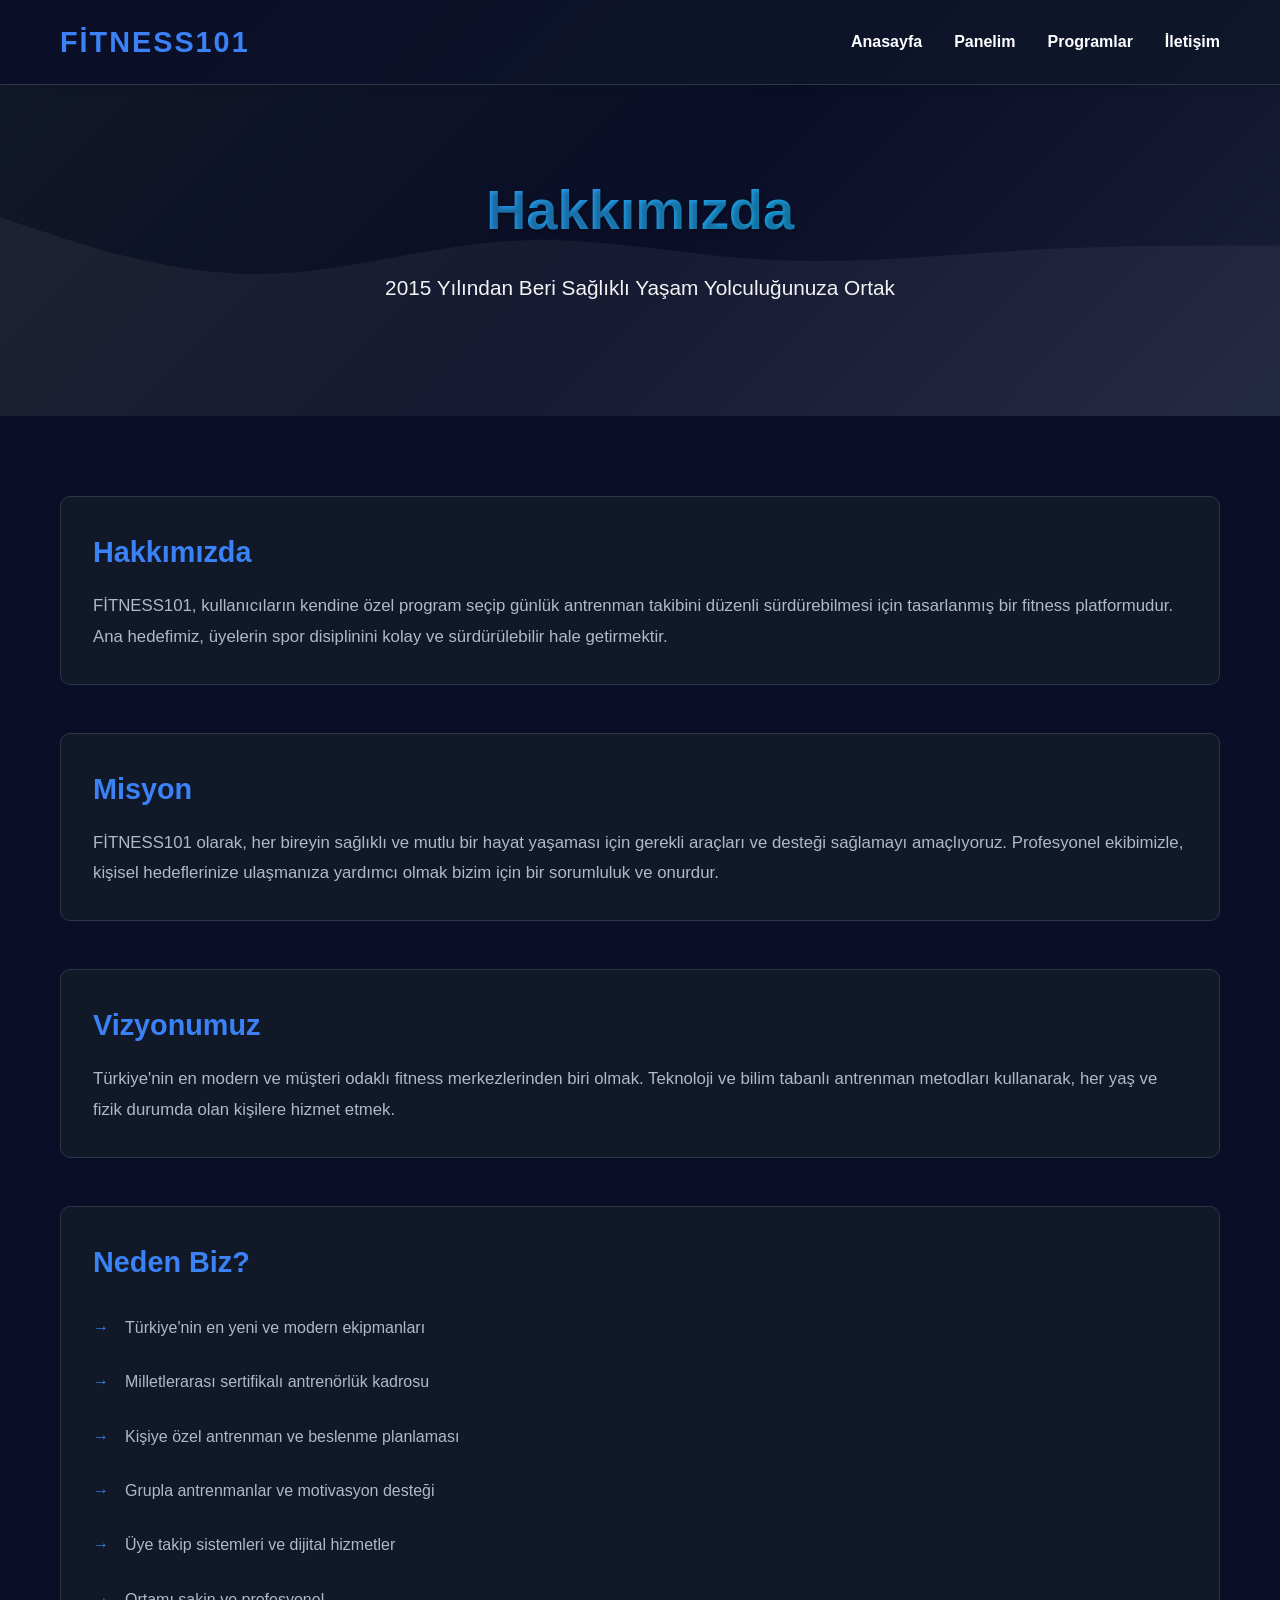
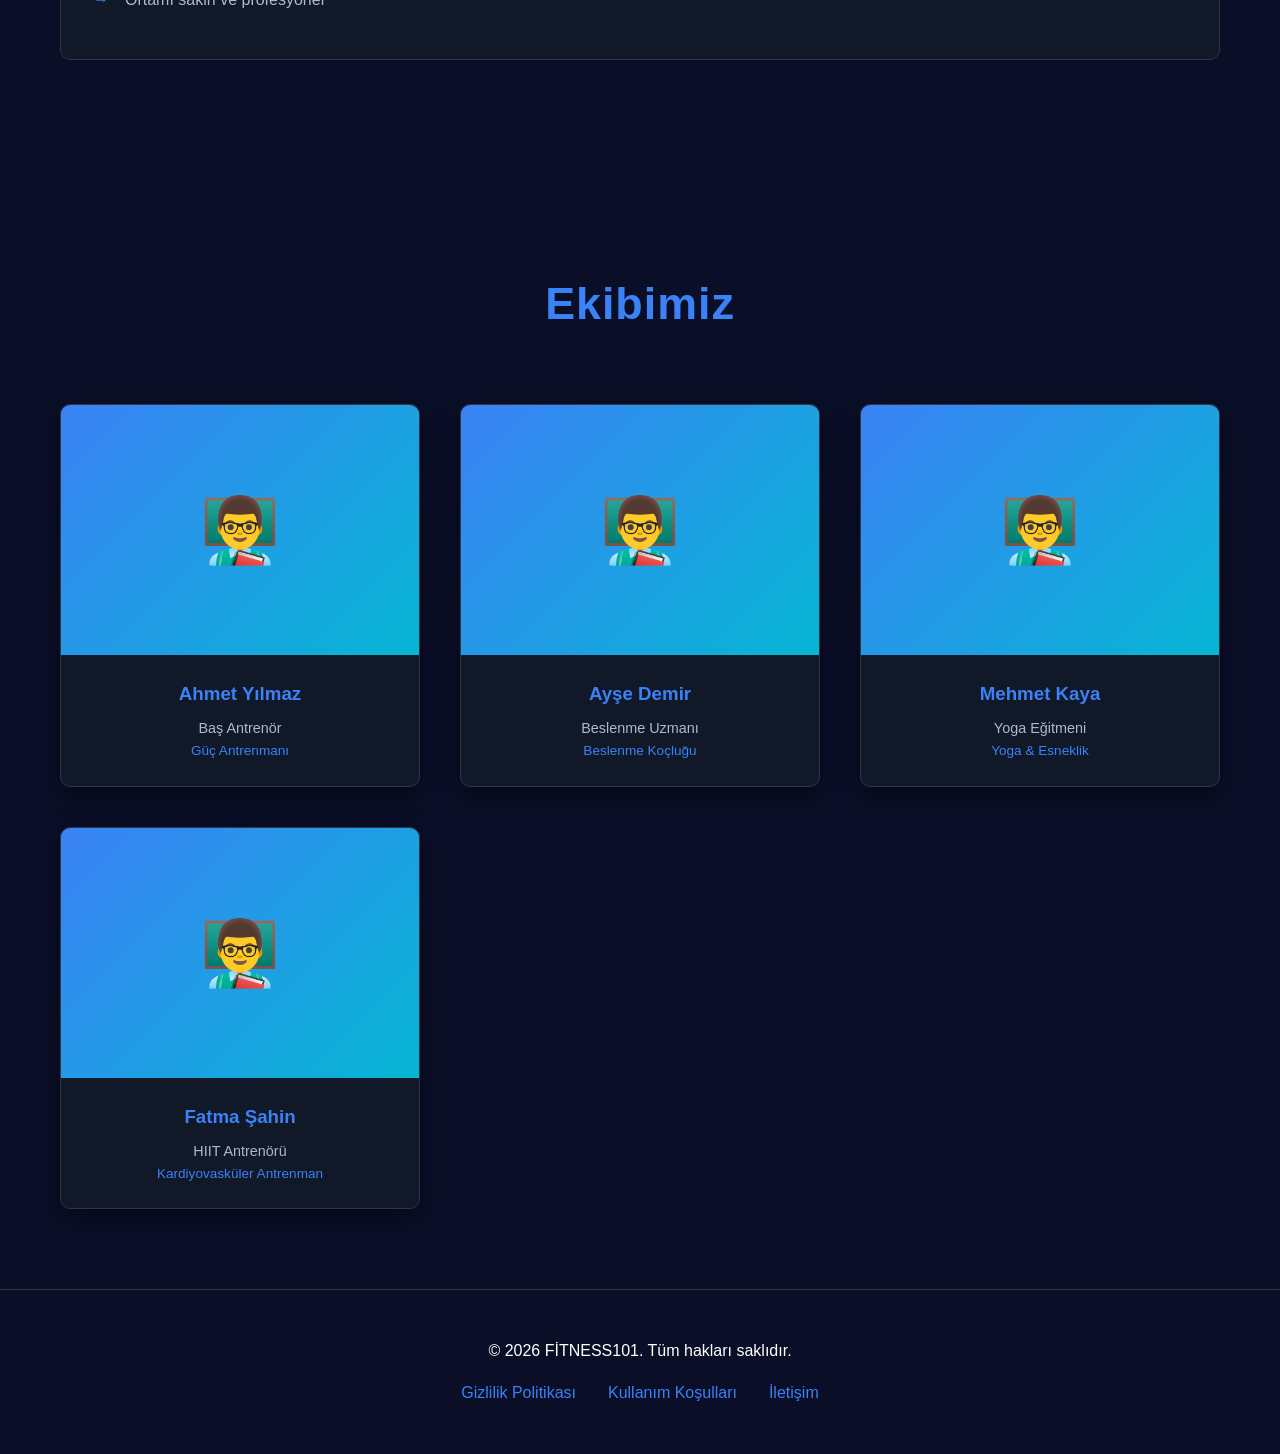
<file: about.html>
<!DOCTYPE html>
<html lang="tr">
<head>
    <meta charset="UTF-8">
    <meta name="viewport" content="width=device-width, initial-scale=1.0">
    <title>Hakkında | FİTNESS101</title>
    <link rel="stylesheet" href="styles.css">
</head>
<body>
    <nav class="navbar">
        <div class="container">
            <div class="logo">FİTNESS101</div>
            <ul class="nav-links">
                <li><a href="index.php">Anasayfa</a></li>
                <li><a href="user-dashboard.php">Panelim</a></li>
                <li><a href="programs.html">Programlar</a></li>
                <li><a href="contact.php">İletişim</a></li>
            </ul>
        </div>
    </nav>

    <!-- Hero Section -->
    <section class="hero hero-about">
        <div class="hero-content">
            <h1>Hakkımızda</h1>
            <p>2015 Yılından Beri Sağlıklı Yaşam Yolculuğunuza Ortak</p>
        </div>
    </section>

    <!-- Content Section -->
    <section class="about-content">
        <div class="container">
            <div class="about-section">
                <h2>Hakkımızda</h2>
                <p>FİTNESS101, kullanıcıların kendine özel program seçip günlük antrenman takibini düzenli sürdürebilmesi için tasarlanmış bir fitness platformudur. Ana hedefimiz, üyelerin spor disiplinini kolay ve sürdürülebilir hale getirmektir.</p>
            </div>

            <div class="about-section">
                <h2>Misyon</h2>
                <p>FİTNESS101 olarak, her bireyin sağlıklı ve mutlu bir hayat yaşaması için gerekli araçları ve desteği sağlamayı amaçlıyoruz. Profesyonel ekibimizle, kişisel hedeflerinize ulaşmanıza yardımcı olmak bizim için bir sorumluluk ve onurdur.</p>
            </div>

            <div class="about-section">
                <h2>Vizyonumuz</h2>
                <p>Türkiye'nin en modern ve müşteri odaklı fitness merkezlerinden biri olmak. Teknoloji ve bilim tabanlı antrenman metodları kullanarak, her yaş ve fizik durumda olan kişilere hizmet etmek.</p>
            </div>

            <div class="about-section">
                <h2>Neden Biz?</h2>
                <ul class="about-list">
                    <li>Türkiye'nin en yeni ve modern ekipmanları</li>
                    <li>Milletlerarası sertifikalı antrenörlük kadrosu</li>
                    <li>Kişiye özel antrenman ve beslenme planlaması</li>
                    <li>Grupla antrenmanlar ve motivasyon desteği</li>
                    <li>Üye takip sistemleri ve dijital hizmetler</li>
                    <li>Ortamı sakin ve profesyonel</li>
                </ul>
            </div>
        </div>
    </section>

    <!-- Team Section -->
    <section class="team">
        <div class="container">
            <h2>Ekibimiz</h2>
            <div class="team-grid" id="teamGrid">
                <!-- JavaScript ile eklenecek -->
            </div>
        </div>
    </section>

    <!-- Footer -->
    <footer class="footer">
        <div class="container">
            <p>&copy; 2026 FİTNESS101. Tüm hakları saklıdır.</p>
            <div class="footer-links">
                <a href="#">Gizlilik Politikası</a>
                <a href="#">Kullanım Koşulları</a>
                <a href="#">İletişim</a>
            </div>
        </div>
    </footer>

    <script src="data.js"></script>
    <script src="script.js"></script>
</body>
</html>
</file>
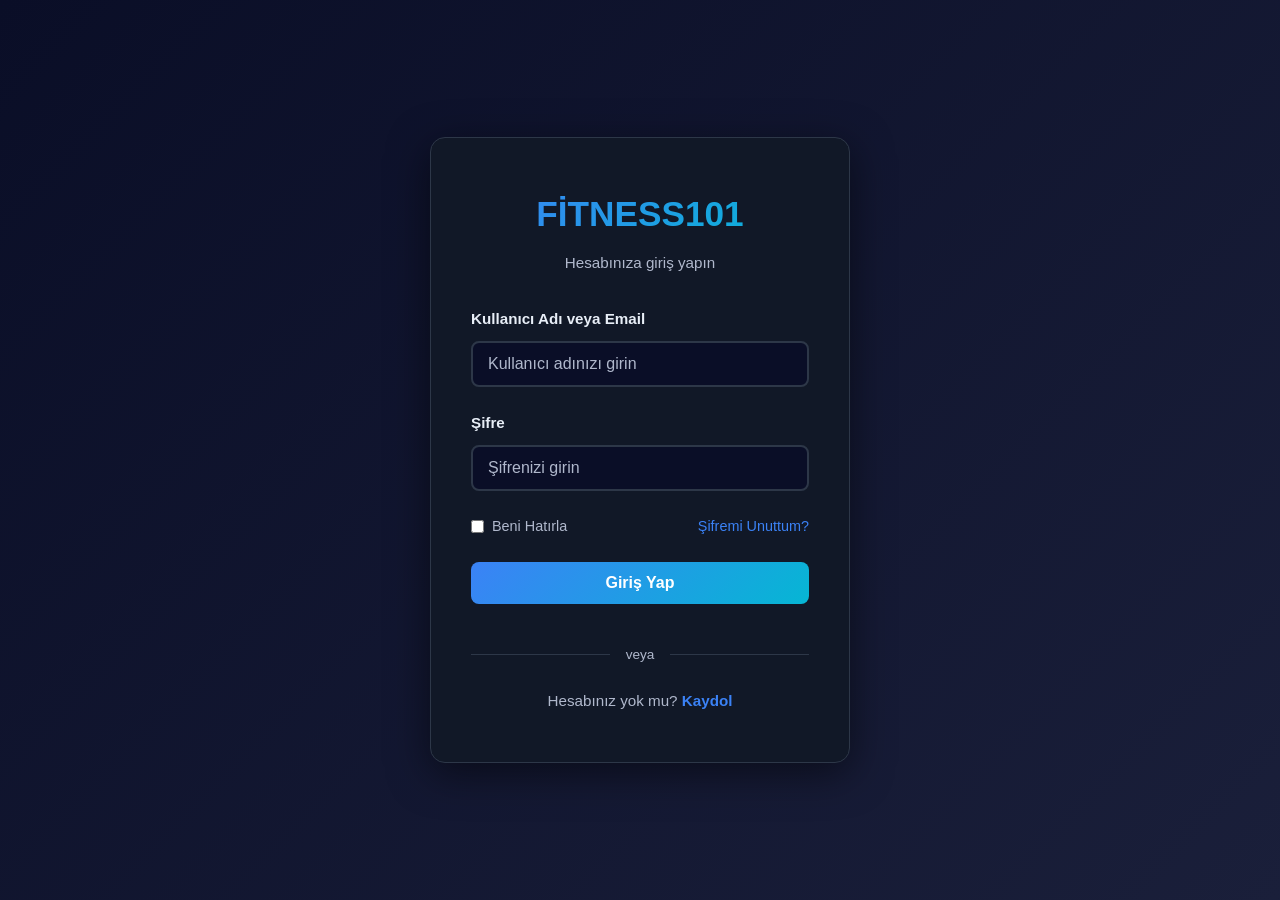
<file: login.html>
<!DOCTYPE html>
<html lang="tr">
<head>
    <meta charset="UTF-8">
    <meta name="viewport" content="width=device-width, initial-scale=1.0">
    <title>Giriş | FİTNESS101</title>
    <link rel="stylesheet" href="styles.css">
    <style>
        .auth-container {
            min-height: 100vh;
            display: flex;
            align-items: center;
            justify-content: center;
            background: linear-gradient(135deg, var(--dark-bg) 0%, var(--light-bg) 100%);
            padding: 20px;
        }

        .auth-card {
            background: var(--card-bg);
            padding: 3rem 2.5rem;
            border-radius: 15px;
            box-shadow: 0 10px 40px rgba(0, 0, 0, 0.5);
            border: 1px solid var(--border-color);
            width: 100%;
            max-width: 420px;
            animation: slideUp 0.5s ease-out;
        }

        @keyframes slideUp {
            from {
                opacity: 0;
                transform: translateY(30px);
            }
            to {
                opacity: 1;
                transform: translateY(0);
            }
        }

        .auth-header {
            text-align: center;
            margin-bottom: 2rem;
        }

        .auth-header h1 {
            font-size: 2.2rem;
            background: linear-gradient(135deg, var(--primary-color) 0%, var(--secondary-color) 100%);
            -webkit-background-clip: text;
            -webkit-text-fill-color: transparent;
            background-clip: text;
            margin-bottom: 0.5rem;
            font-weight: 900;
        }

        .auth-header p {
            color: var(--text-light);
            font-size: 0.95rem;
        }

        .form-group {
            margin-bottom: 1.5rem;
        }

        .form-group label {
            display: block;
            margin-bottom: 0.6rem;
            color: var(--text-dark);
            font-weight: 600;
            font-size: 0.95rem;
        }

        .form-group input {
            width: 100%;
            padding: 12px 15px;
            border: 2px solid var(--border-color);
            border-radius: 8px;
            background: var(--dark-bg);
            color: var(--text-dark);
            font-size: 1rem;
            transition: all 0.3s ease;
            font-family: inherit;
        }

        .form-group input:focus {
            outline: none;
            border-color: var(--primary-color);
            box-shadow: 0 0 0 3px rgba(59, 130, 246, 0.1);
        }

        .form-group input::placeholder {
            color: var(--text-light);
        }

        .remember-forgot {
            display: flex;
            justify-content: space-between;
            align-items: center;
            margin-bottom: 1.5rem;
            font-size: 0.9rem;
        }

        .remember-forgot label {
            display: flex;
            align-items: center;
            gap: 0.5rem;
            margin: 0;
            color: var(--text-light);
            cursor: pointer;
            font-weight: 400;
        }

        .remember-forgot a {
            color: var(--primary-color);
            text-decoration: none;
            transition: color 0.3s ease;
        }

        .remember-forgot a:hover {
            color: var(--secondary-color);
        }

        .btn-login {
            width: 100%;
            padding: 12px;
            background: linear-gradient(135deg, var(--primary-color) 0%, var(--secondary-color) 100%);
            color: white;
            border: none;
            border-radius: 8px;
            font-weight: 700;
            font-size: 1rem;
            cursor: pointer;
            transition: all 0.3s ease;
            margin-bottom: 1rem;
        }

        .btn-login:hover {
            transform: translateY(-2px);
            box-shadow: 0 10px 25px rgba(59, 130, 246, 0.4);
        }

        .btn-login:active {
            transform: translateY(0);
        }

        .divider {
            display: flex;
            align-items: center;
            gap: 1rem;
            margin: 1.5rem 0;
            color: var(--text-light);
            font-size: 0.85rem;
        }

        .divider::before,
        .divider::after {
            content: '';
            flex: 1;
            height: 1px;
            background: var(--border-color);
        }

        .signup-link {
            text-align: center;
            color: var(--text-light);
            font-size: 0.95rem;
        }

        .signup-link a {
            color: var(--primary-color);
            text-decoration: none;
            font-weight: 700;
            transition: color 0.3s ease;
        }

        .signup-link a:hover {
            color: var(--secondary-color);
        }

        .error-message {
            background: rgba(255, 71, 87, 0.1);
            border: 1px solid var(--danger-color);
            color: #ff7a88;
            padding: 1rem;
            border-radius: 8px;
            margin-bottom: 1.5rem;
            font-size: 0.9rem;
            display: none;
        }

        .error-message.show {
            display: block;
            animation: shake 0.5s ease-in-out;
        }

        @keyframes shake {
            0%, 100% { transform: translateX(0); }
            25% { transform: translateX(-10px); }
            75% { transform: translateX(10px); }
        }

        .success-message {
            background: rgba(0, 208, 132, 0.1);
            border: 1px solid var(--success-color);
            color: #00d084;
            padding: 1rem;
            border-radius: 8px;
            margin-bottom: 1.5rem;
            font-size: 0.9rem;
            display: none;
        }

        .success-message.show {
            display: block;
        }

        @media (max-width: 480px) {
            .auth-card {
                padding: 2rem 1.5rem;
            }

            .auth-header h1 {
                font-size: 1.8rem;
            }

            .remember-forgot {
                flex-direction: column;
                gap: 0.8rem;
                align-items: flex-start;
            }
        }
    </style>
</head>
<body>
    <div class="auth-container">
        <div class="auth-card">
            <div class="auth-header">
                <h1>FİTNESS101</h1>
                <p>Hesabınıza giriş yapın</p>
            </div>

            <div class="error-message" id="errorMessage"></div>
            <div class="success-message" id="successMessage"></div>

            <form id="loginForm" method="POST" action="login-process.php">
                <div class="form-group">
                    <label for="username">Kullanıcı Adı veya Email</label>
                    <input type="text" id="username" name="username" placeholder="Kullanıcı adınızı girin" required>
                </div>

                <div class="form-group">
                    <label for="password">Şifre</label>
                    <input type="password" id="password" name="password" placeholder="Şifrenizi girin" required>
                </div>

                <div class="remember-forgot">
                    <label>
                        <input type="checkbox" name="remember" value="on">
                        Beni Hatırla
                    </label>
                    <a href="forgot-password.html">Şifremi Unuttum?</a>
                </div>

                <button type="submit" class="btn-login">Giriş Yap</button>

                <div class="divider">veya</div>

                <div class="signup-link">
                    Hesabınız yok mu? <a href="register.php">Kaydol</a>
                </div>
            </form>
        </div>
    </div>

    <script>
        const form = document.getElementById('loginForm');
        const errorMessage = document.getElementById('errorMessage');
        const successMessage = document.getElementById('successMessage');

        form.addEventListener('submit', function(e) {
            e.preventDefault();
            
            const username = document.getElementById('username').value;
            const password = document.getElementById('password').value;

            // Basit validasyon
            if (!username || !password) {
                showError('Lütfen tüm alanları doldurunuz!');
                return;
            }

            // Form gönder
            form.submit();
        });

        function showError(message) {
            errorMessage.textContent = message;
            errorMessage.classList.add('show');
            setTimeout(() => {
                errorMessage.classList.remove('show');
            }, 4000);
        }

        function showSuccess(message) {
            successMessage.textContent = message;
            successMessage.classList.add('show');
        }

        // URL parametresinden mesaj kontrol et
        const urlParams = new URLSearchParams(window.location.search);
        if (urlParams.get('error')) {
            showError(decodeURIComponent(urlParams.get('error')));
        }
        if (urlParams.get('success')) {
            showSuccess(decodeURIComponent(urlParams.get('success')));
        }
    </script>
</body>
</html>
</file>
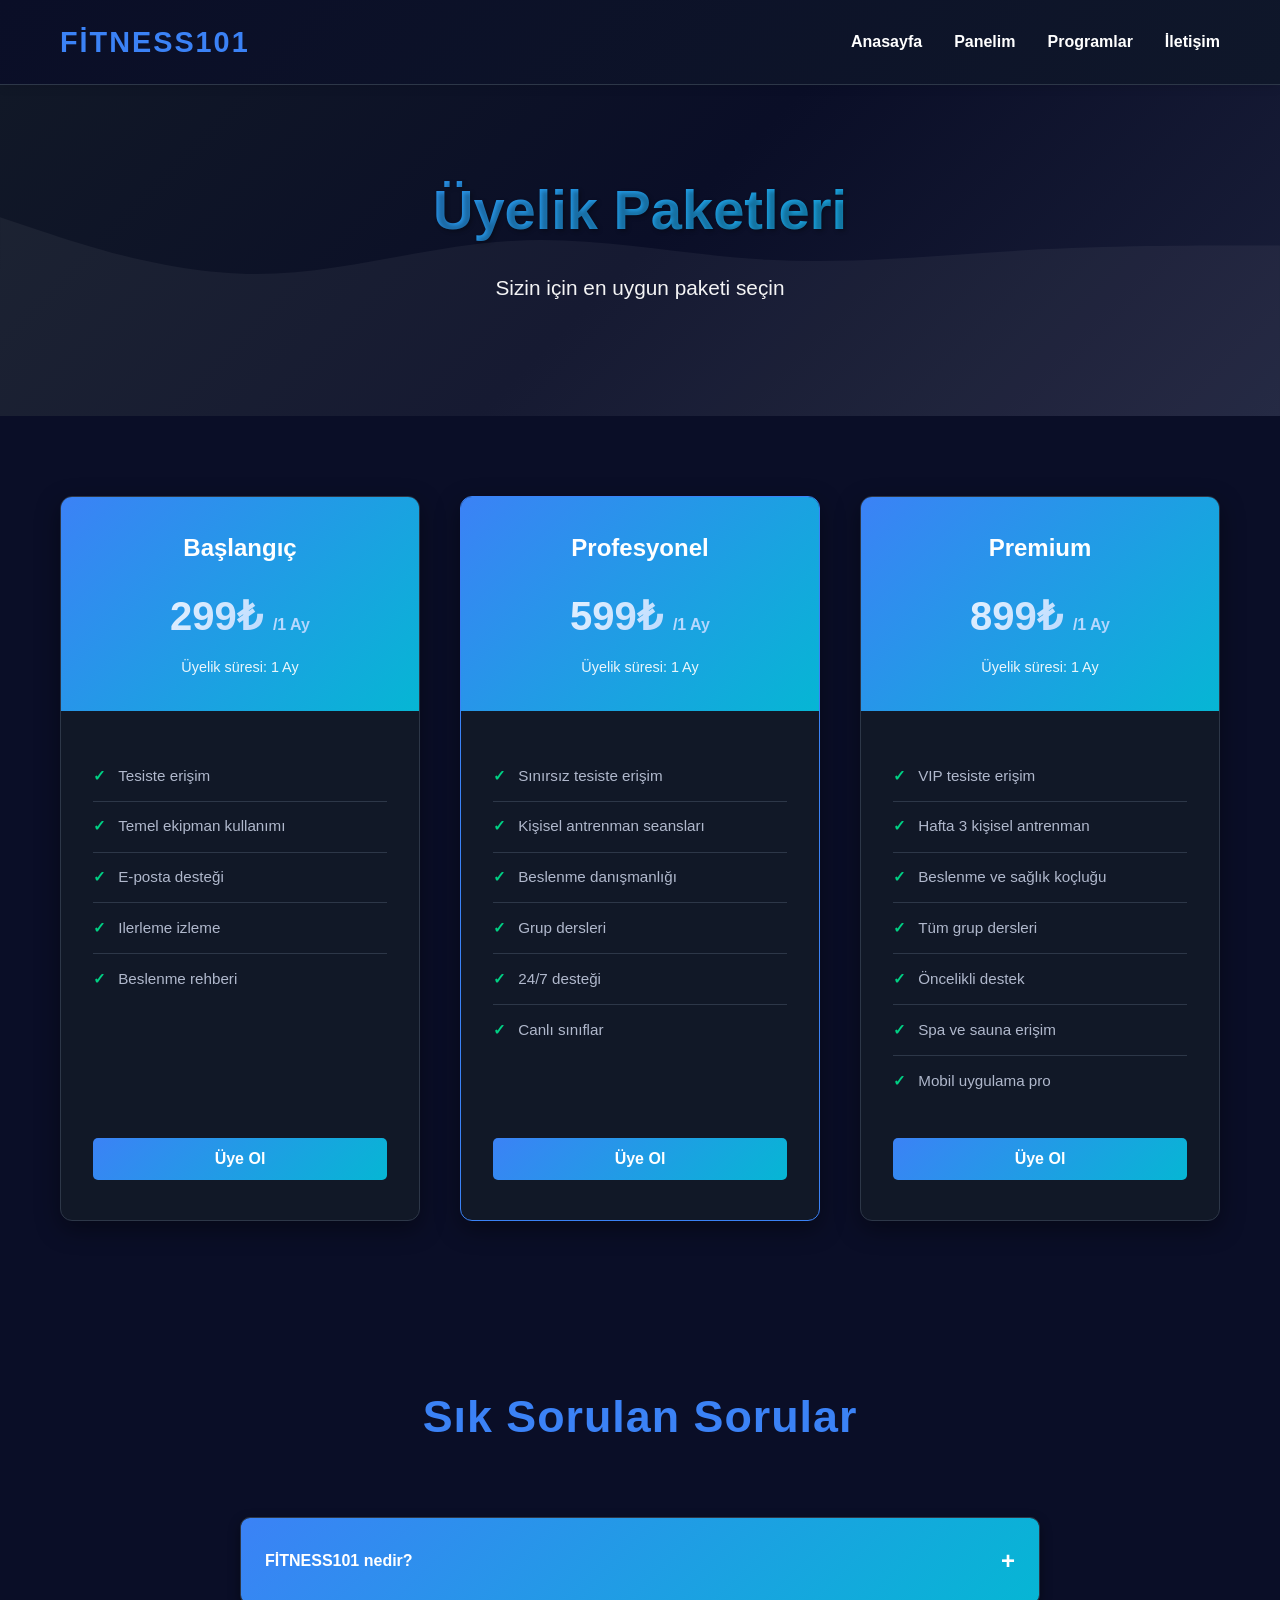
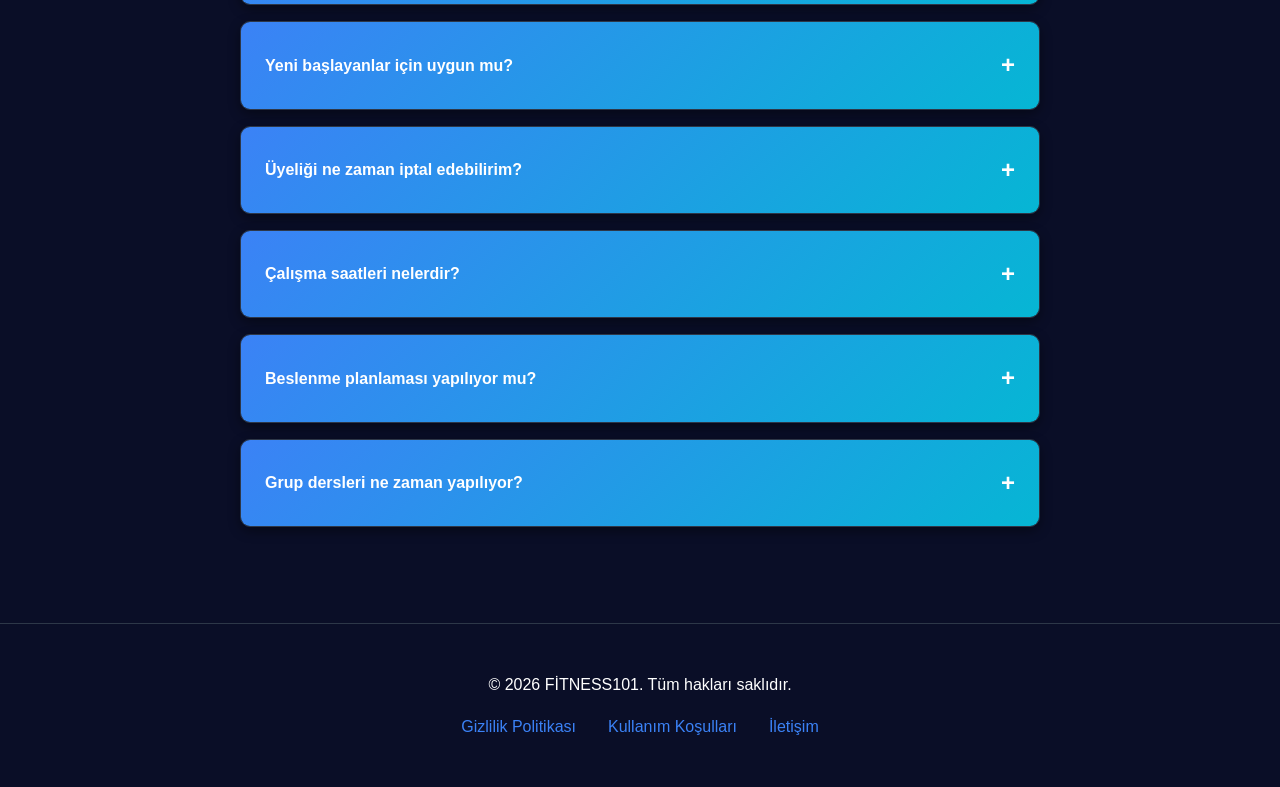
<file: pricing.html>
<!DOCTYPE html>
<html lang="tr">
<head>
    <meta charset="UTF-8">
    <meta name="viewport" content="width=device-width, initial-scale=1.0">
    <title>Paketler | FİTNESS101</title>
    <link rel="stylesheet" href="styles.css">
</head>
<body>
    <nav class="navbar">
        <div class="container">
            <div class="logo">FİTNESS101</div>
            <ul class="nav-links">
                <li><a href="index.php">Anasayfa</a></li>
                <li><a href="user-dashboard.php">Panelim</a></li>
                <li><a href="programs.html">Programlar</a></li>
                <li><a href="contact.php">İletişim</a></li>
            </ul>
        </div>
    </nav>

    <!-- Hero Section -->
    <section class="hero hero-pricing">
        <div class="hero-content">
            <h1>Üyelik Paketleri</h1>
            <p>Sizin için en uygun paketi seçin</p>
        </div>
    </section>

    <!-- Pricing Section -->
    <section class="pricing">
        <div class="container">
            <div class="pricing-grid" id="pricingGrid">
                <!-- JavaScript ile eklenecek -->
            </div>
        </div>
    </section>

    <!-- FAQ Section -->
    <section class="faq">
        <div class="container">
            <h2>Sık Sorulan Sorular</h2>
            <div class="faq-items" id="faqItems">
                <!-- JavaScript ile eklenecek -->
            </div>
        </div>
    </section>

    <!-- Footer -->
    <footer class="footer">
        <div class="container">
            <p>&copy; 2026 FİTNESS101. Tüm hakları saklıdır.</p>
            <div class="footer-links">
                <a href="#">Gizlilik Politikası</a>
                <a href="#">Kullanım Koşulları</a>
                <a href="#">İletişim</a>
            </div>
        </div>
    </footer>

    <script src="data.js"></script>
    <script src="script.js"></script>
</body>
</html>
</file>
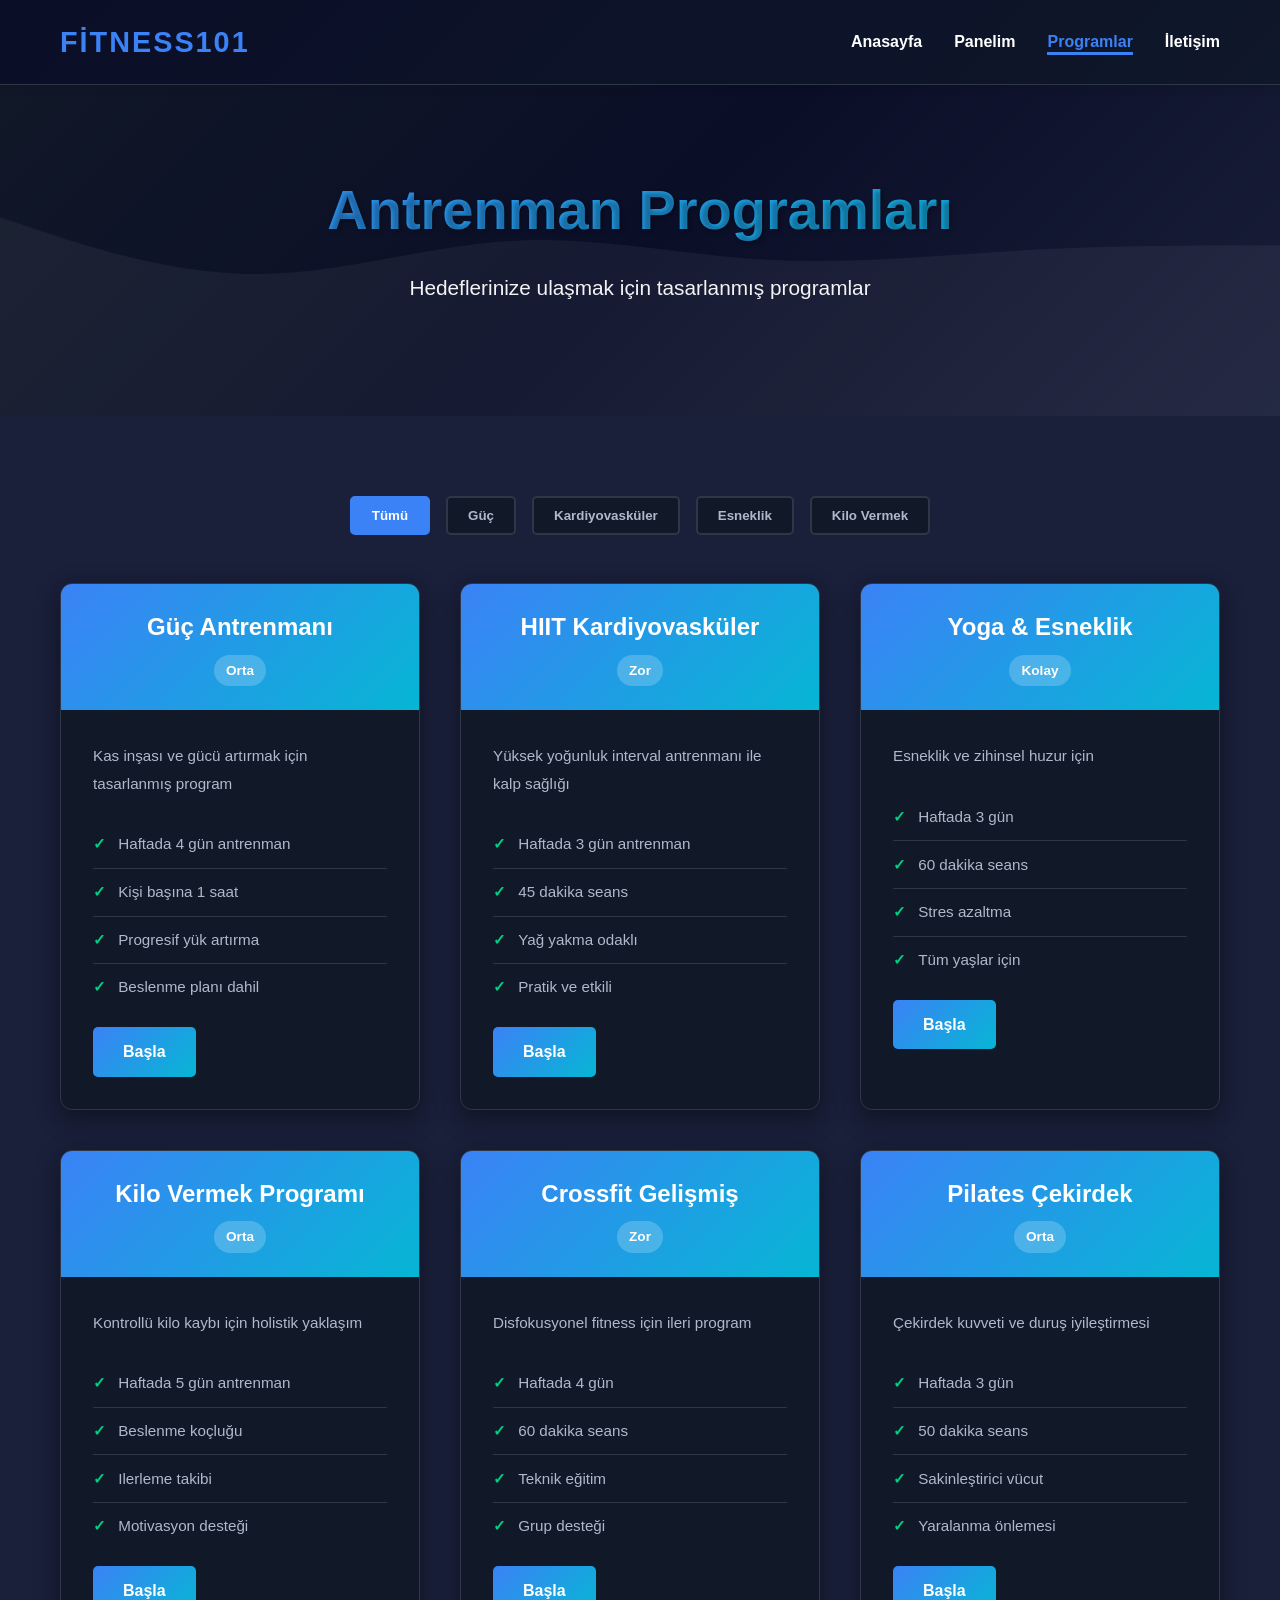
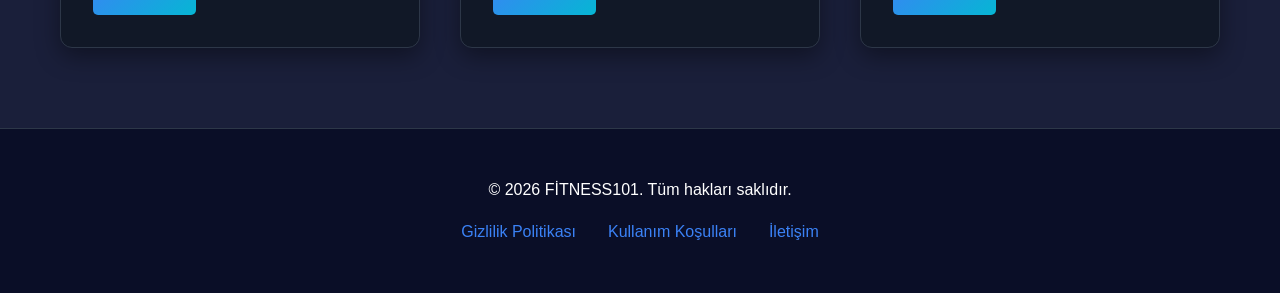
<file: programs.html>
<!DOCTYPE html>
<html lang="tr">
<head>
    <meta charset="UTF-8">
    <meta name="viewport" content="width=device-width, initial-scale=1.0">
    <title>Programlar | FİTNESS101</title>
    <link rel="stylesheet" href="styles.css">
</head>
<body>
    <nav class="navbar">
        <div class="container">
            <div class="logo">FİTNESS101</div>
            <ul class="nav-links">
                <li><a href="index.php">Anasayfa</a></li>
                <li><a href="user-dashboard.php">Panelim</a></li>
                <li><a href="programs.html" class="active">Programlar</a></li>
                <li><a href="contact.php">İletişim</a></li>
            </ul>
        </div>
    </nav>

    <!-- Hero Section -->
    <section class="hero hero-programs">
        <div class="hero-content">
            <h1>Antrenman Programları</h1>
            <p>Hedeflerinize ulaşmak için tasarlanmış programlar</p>
        </div>
    </section>

    <!-- Programs Section -->
    <section class="programs-detail">
        <div class="container">
            <div class="filters">
                <button class="filter-btn active" data-filter="all">Tümü</button>
                <button class="filter-btn" data-filter="strength">Güç</button>
                <button class="filter-btn" data-filter="cardio">Kardiyovasküler</button>
                <button class="filter-btn" data-filter="flexibility">Esneklik</button>
                <button class="filter-btn" data-filter="weight">Kilo Vermek</button>
            </div>
            <div class="programs-grid" id="detailedProgramsGrid">
                <!-- JavaScript ile eklenecek -->
            </div>
        </div>
    </section>

    <!-- Footer -->
    <footer class="footer">
        <div class="container">
            <p>&copy; 2026 FİTNESS101. Tüm hakları saklıdır.</p>
            <div class="footer-links">
                <a href="#">Gizlilik Politikası</a>
                <a href="#">Kullanım Koşulları</a>
                <a href="#">İletişim</a>
            </div>
        </div>
    </footer>

    <script src="data.js"></script>
    <script src="script.js"></script>
</body>
</html>
</file>
<file: styles.css>
* {
    margin: 0;
    padding: 0;
    box-sizing: border-box;
}

:root {
    --primary-color: #3b82f6;
    --secondary-color: #06b6d4;
    --accent-color: #22d3ee;
    --dark-bg: #0a0e27;
    --light-bg: #1a1f3a;
    --border-color: #2d3748;
    --text-dark: #e8eef7;
    --text-light: #b0b8cc;
    --success-color: #00d084;
    --danger-color: #ff4757;
    --card-bg: #111827;
    --gradient-dark: #0f172a;
}

body {
    font-family: 'Segoe UI', Tahoma, Geneva, Verdana, sans-serif;
    line-height: 1.6;
    color: var(--text-dark);
    background-color: var(--dark-bg);
}

.container {
    max-width: 1200px;
    margin: 0 auto;
    padding: 0 20px;
}

html {
    scroll-behavior: smooth;
}

/* ================== Navbar ================== */
.navbar {
    background: linear-gradient(135deg, var(--dark-bg) 0%, #0f172a 100%);
    padding: 1.2rem 0;
    position: sticky;
    top: 0;
    z-index: 1000;
    box-shadow: 0 4px 20px rgba(0, 0, 0, 0.8);
    border-bottom: 1px solid var(--border-color);
}

.navbar .container {
    display: flex;
    justify-content: space-between;
    align-items: center;
}

.logo {
    font-size: 1.8rem;
    font-weight: 900;
    color: var(--primary-color);
    letter-spacing: 2px;
}

.nav-links {
    display: flex;
    list-style: none;
    gap: 2rem;
    align-items: center;
}

.nav-links a {
    color: white;
    text-decoration: none;
    font-weight: 600;
    transition: all 0.3s ease;
    position: relative;
    padding-bottom: 5px;
}

.nav-links a:hover,
.nav-links a.active {
    color: var(--primary-color);
}

.nav-links a.active::after {
    content: '';
    position: absolute;
    bottom: 0;
    left: 0;
    width: 100%;
    height: 3px;
    background: var(--primary-color);
}

.admin-btn {
    background: var(--primary-color) !important;
    padding: 8px 16px !important;
    border-radius: 5px;
    color: white !important;
}

.admin-btn:hover {
    background: #2563eb !important;
    color: white !important;
}

/* ================== Hero Section ================== */
.hero {
    background: linear-gradient(135deg, #111827 0%, var(--dark-bg) 50%, #1a1f3a 100%);
    color: white;
    padding: 140px 0;
    text-align: center;
    position: relative;
    overflow: hidden;
}

.hero::before {
    content: '';
    position: absolute;
    top: 0;
    left: 0;
    right: 0;
    bottom: 0;
    background: url('data:image/svg+xml,<svg xmlns="http://www.w3.org/2000/svg" viewBox="0 0 1440 320"><path fill="rgba(255,255,255,0.1)" fill-opacity="1" d="M0,96L48,112C96,128,192,160,288,160C384,160,480,128,576,122.7C672,117,768,139,864,144C960,149,1056,139,1152,133.3C1248,128,1344,128,1392,128L1440,128L1440,320L1392,320C1344,320,1248,320,1152,320C1056,320,960,320,864,320C768,320,672,320,576,320C480,320,384,320,288,320C192,320,96,320,48,320L0,320Z"></path></svg>');
    background-repeat: no-repeat;
    background-position: bottom;
    opacity: 0.5;
}

.hero-content {
    position: relative;
    z-index: 1;
}

.hero h1 {
    font-size: 3.5rem;
    margin-bottom: 1rem;
    font-weight: 900;
    text-shadow: 2px 2px 4px rgba(0, 0, 0, 0.3);
    background: linear-gradient(135deg, var(--primary-color) 0%, var(--secondary-color) 100%);
    -webkit-background-clip: text;
    -webkit-text-fill-color: transparent;
    background-clip: text;
}

.hero p {
    font-size: 1.3rem;
    margin-bottom: 2rem;
    opacity: 0.95;
}

.hero-about {
    padding: 80px 0;
}

.hero-programs {
    padding: 80px 0;
}

.hero-pricing {
    padding: 80px 0;
}

.hero-contact {
    padding: 80px 0;
}

/* ================== Buttons ================== */
.btn {
    display: inline-block;
    padding: 12px 30px;
    border-radius: 5px;
    text-decoration: none;
    font-weight: 600;
    transition: all 0.3s ease;
    border: none;
    cursor: pointer;
    font-size: 1rem;
}

.btn-primary {
    background: linear-gradient(135deg, var(--primary-color) 0%, var(--secondary-color) 100%);
    color: white;
}

.btn-primary:hover {
    background: linear-gradient(135deg, #2563eb 0%, #0891b2 100%);
    transform: translateY(-3px);
    box-shadow: 0 10px 20px rgba(59, 130, 246, 0.4);
}

.btn-secondary {
    background: white;
    color: var(--primary-color);
    border: 2px solid var(--primary-color);
}

.btn-secondary:hover {
    background: var(--primary-color);
    color: white;
}

/* ================== Features Section ================== */
.features {
    padding: 80px 0;
    background: var(--light-bg);
}

.features h2 {
    text-align: center;
    font-size: 2.8rem;
    margin-bottom: 4rem;
    color: var(--primary-color);
    font-weight: 900;
    letter-spacing: 1px;
}

.features-grid {
    display: grid;
    grid-template-columns: repeat(auto-fit, minmax(280px, 1fr));
    gap: 2.5rem;
}

.feature-card {
    background: var(--card-bg);
    padding: 2rem;
    border-radius: 12px;
    text-align: center;
    box-shadow: 0 8px 24px rgba(0, 0, 0, 0.4);
    transition: all 0.3s ease;
    border: 1px solid var(--border-color);
}

.feature-card:hover {
    transform: translateY(-12px);
    box-shadow: 0 16px 40px rgba(59, 130, 246, 0.2);
    border-color: var(--primary-color);
}

.feature-icon {
    font-size: 3rem;
    margin-bottom: 1rem;
}

.feature-card h3 {
    color: var(--primary-color);
    font-size: 1.3rem;
    margin-bottom: 1rem;
}

.feature-card p {
    color: var(--text-light);
    line-height: 1.8;
}

/* ================== Programs Section ================== */
.programs {
    padding: 80px 0;
}

.programs h2 {
    text-align: center;
    font-size: 2.8rem;
    margin-bottom: 4rem;
    color: var(--primary-color);
    font-weight: 900;
    letter-spacing: 1px;
}

.programs-grid {
    display: grid;
    grid-template-columns: repeat(auto-fill, minmax(310px, 1fr));
    gap: 2.5rem;
}

.program-card {
    background: var(--card-bg);
    border-radius: 12px;
    overflow: hidden;
    box-shadow: 0 8px 24px rgba(0, 0, 0, 0.4);
    transition: all 0.3s ease;
    border: 1px solid var(--border-color);
}

.program-card:hover {
    transform: translateY(-12px);
    box-shadow: 0 16px 40px rgba(59, 130, 246, 0.2);
    border-color: var(--primary-color);
}

.program-header {
    background: linear-gradient(135deg, var(--primary-color) 0%, var(--secondary-color) 100%);
    color: white;
    padding: 1.5rem;
    text-align: center;
}

.program-header h3 {
    font-size: 1.5rem;
    margin-bottom: 0.5rem;
}

.program-badge {
    display: inline-block;
    background: rgba(255, 255, 255, 0.2);
    padding: 5px 12px;
    border-radius: 20px;
    font-size: 0.85rem;
    font-weight: 600;
}

.program-body {
    padding: 2rem;
}

.program-body p {
    color: var(--text-light);
    margin-bottom: 1.5rem;
    line-height: 1.8;
    font-size: 0.95rem;
}

.program-features {
    list-style: none;
    margin: 1rem 0;
}

.program-features li {
    padding: 0.7rem 0;
    border-bottom: 1px solid var(--border-color);
    color: var(--text-light);
    font-size: 0.95rem;
}

.program-features li:last-child {
    border-bottom: none;
}

.program-features li::before {
    content: '✓ ';
    color: var(--success-color);
    font-weight: bold;
    margin-right: 0.5rem;
}

/* ================== Programs Detail ================== */
.programs-detail {
    padding: 80px 0;
    background: var(--light-bg);
}

.filters {
    display: flex;
    justify-content: center;
    gap: 1rem;
    margin-bottom: 3rem;
    flex-wrap: wrap;
}

.filter-btn {
    padding: 10px 20px;
    border: 2px solid var(--border-color);
    background: var(--card-bg);
    border-radius: 5px;
    cursor: pointer;
    transition: all 0.3s ease;
    font-weight: 600;
    color: var(--text-light);
}

.filter-btn:hover,
.filter-btn.active {
    background: var(--primary-color);
    color: white;
    border-color: var(--primary-color);
}

/* ================== Stats Section ================== */
.stats {
    background: linear-gradient(135deg, #1a1f3a 0%, var(--dark-bg) 50%, #111827 100%);
    padding: 80px 0;
    color: white;
}

.stats .container {
    display: grid;
    grid-template-columns: repeat(auto-fit, minmax(200px, 1fr));
    gap: 2rem;
    text-align: center;
}

.stat-item h3 {
    font-size: 3rem;
    font-weight: 900;
    margin-bottom: 0.5rem;
    background: linear-gradient(135deg, var(--primary-color) 0%, var(--secondary-color) 100%);
    -webkit-background-clip: text;
    -webkit-text-fill-color: transparent;
    background-clip: text;
}

.stat-item p {
    font-size: 1.2rem;
    opacity: 0.9;
}

/* ================== CTA Section ================== */
.cta {
    background: linear-gradient(135deg, var(--dark-bg) 0%, #1a1f3a 100%);
    color: white;
    padding: 80px 0;
    text-align: center;
    border-top: 1px solid var(--border-color);
}

.cta h2 {
    font-size: 2.8rem;
    margin-bottom: 1.5rem;
    background: linear-gradient(135deg, var(--primary-color) 0%, var(--secondary-color) 100%);
    -webkit-background-clip: text;
    -webkit-text-fill-color: transparent;
    background-clip: text;
    font-weight: 900;
    letter-spacing: 1px;
}

.cta p {
    font-size: 1.3rem;
    margin-bottom: 2.5rem;
    opacity: 0.95;
}

/* ================== Pricing Section ================== */
.pricing {
    padding: 80px 0;
}

.pricing-grid {
    display: grid;
    grid-template-columns: repeat(auto-fit, minmax(310px, 1fr));
    gap: 2.5rem;
}

.pricing-card {
    background: var(--card-bg);
    border-radius: 12px;
    overflow: hidden;
    box-shadow: 0 8px 24px rgba(0, 0, 0, 0.4);
    transition: all 0.3s ease;
    border: 1px solid var(--border-color);
    display: flex;
    flex-direction: column;
}

.pricing-card.featured {
    border-color: var(--primary-color);
    transform: scale(1.05);
}

.pricing-card:hover {
    box-shadow: 0 16px 40px rgba(59, 130, 246, 0.2);
    border-color: var(--primary-color);
}

.pricing-header {
    background: linear-gradient(135deg, var(--primary-color) 0%, var(--secondary-color) 100%);
    color: white;
    padding: 2rem;
    text-align: center;
}

.pricing-header h3 {
    font-size: 1.5rem;
    margin-bottom: 1rem;
}

.pricing-price {
    font-size: 2.5rem;
    font-weight: 900;
    margin-bottom: 0.5rem;
    background: linear-gradient(135deg, #ffffff 0%, #93c5fd 100%);
    -webkit-background-clip: text;
    -webkit-text-fill-color: transparent;
    background-clip: text;
}

.pricing-price span {
    font-size: 1rem;
    font-weight: 600;
}

.pricing-duration {
    opacity: 0.9;
    font-size: 0.9rem;
}

.pricing-body {
    padding: 2.5rem 2rem;
    flex-grow: 1;
    display: flex;
    flex-direction: column;
}

.pricing-features {
    list-style: none;
    margin-bottom: 2rem;
    flex-grow: 1;
}

.pricing-features li {
    padding: 0.8rem 0;
    border-bottom: 1px solid var(--border-color);
    color: var(--text-light);
    font-size: 0.95rem;
}

.pricing-features li:last-child {
    border-bottom: none;
}

.pricing-features li::before {
    content: '✓ ';
    color: var(--success-color);
    font-weight: bold;
    margin-right: 0.5rem;
}

.pricing-features li.disabled {
    opacity: 0.5;
    color: #999;
}

.pricing-features li.disabled::before {
    content: '✗ ';
    color: var(--danger-color);
}

.pricing-body .btn {
    width: 100%;
    text-align: center;
}

/* ================== FAQ Section ================== */
.faq {
    padding: 80px 0;
    background: var(--dark-bg);
}

.faq h2 {
    text-align: center;
    font-size: 2.8rem;
    margin-bottom: 4rem;
    color: var(--primary-color);
    font-weight: 900;
    letter-spacing: 1px;
}

.faq-items {
    max-width: 800px;
    margin: 0 auto;
}

.faq-item {
    background: var(--card-bg);
    margin-bottom: 1rem;
    border-radius: 10px;
    overflow: hidden;
    box-shadow: 0 4px 12px rgba(0, 0, 0, 0.4);
    border: 1px solid var(--border-color);
}

.faq-question {
    padding: 1.5rem;
    background: linear-gradient(135deg, var(--primary-color) 0%, var(--secondary-color) 100%);
    color: white;
    cursor: pointer;
    display: flex;
    justify-content: space-between;
    align-items: center;
    font-weight: 600;
    transition: all 0.3s ease;
}

.faq-question:hover {
    padding-left: 2rem;
}

.faq-question.active {
    background: var(--primary-color);
}

.faq-arrow {
    font-size: 1.5rem;
    transition: transform 0.3s ease;
}

.faq-item.active .faq-arrow {
    transform: rotate(45deg);
}

.faq-answer {
    padding: 0;
    max-height: 0;
    overflow: hidden;
    transition: all 0.3s ease;
}

.faq-item.active .faq-answer {
    padding: 1.5rem;
    max-height: 1000px;
}

.faq-answer p {
    color: var(--text-light);
    line-height: 1.8;
}

/* ================== About Section ================== */
.about-content {
    padding: 80px 0;
}

.about-section {
    margin-bottom: 3rem;
    padding: 2rem;
    background: var(--card-bg);
    border-radius: 10px;
    border-left: 4px solid var(--primary-color);
    border: 1px solid var(--border-color);
}

.about-section h2 {
    color: var(--primary-color);
    font-size: 1.8rem;
    margin-bottom: 1rem;
}

.about-section p {
    color: var(--text-light);
    line-height: 1.8;
    font-size: 1.05rem;
}

.about-list {
    list-style: none;
    margin-top: 1rem;
}

.about-list li {
    padding: 0.8rem 0;
    padding-left: 2rem;
    position: relative;
    color: var(--text-light);
    line-height: 1.8;
}

.about-list li::before {
    content: '→';
    position: absolute;
    left: 0;
    color: var(--primary-color);
    font-weight: bold;
}

/* ================== Team Section ================== */
.team {
    padding: 80px 0;
    background: var(--dark-bg);
}

.team h2 {
    text-align: center;
    font-size: 2.8rem;
    margin-bottom: 4rem;
    color: var(--primary-color);
    font-weight: 900;
    letter-spacing: 1px;
}

.team-grid {
    display: grid;
    grid-template-columns: repeat(auto-fit, minmax(280px, 1fr));
    gap: 2.5rem;
}

.team-card {
    background: var(--card-bg);
    border-radius: 10px;
    overflow: hidden;
    box-shadow: 0 8px 24px rgba(0, 0, 0, 0.4);
    transition: all 0.3s ease;
    text-align: center;
    border: 1px solid var(--border-color);
}

.team-card:hover {
    transform: translateY(-12px);
    box-shadow: 0 16px 40px rgba(59, 130, 246, 0.2);
    border-color: var(--primary-color);
}

.team-image {
    width: 100%;
    height: 250px;
    background: linear-gradient(135deg, var(--primary-color) 0%, var(--secondary-color) 100%);
    display: flex;
    align-items: center;
    justify-content: center;
    font-size: 4rem;
}

.team-info {
    padding: 1.5rem;
}

.team-info h3 {
    color: var(--primary-color);
    margin-bottom: 0.5rem;
}

.team-info p {
    color: var(--text-light);
    font-size: 0.9rem;
}

/* ================== Contact Section ================== */
.contact-section {
    padding: 80px 0;
}

.contact-wrapper {
    display: grid;
    grid-template-columns: 1fr 1fr;
    gap: 3rem;
    align-items: start;
}

.contact-info h2,
.contact-form h2 {
    color: var(--primary-color);
    font-size: 1.8rem;
    margin-bottom: 2rem;
}

.info-item {
    margin-bottom: 2rem;
}

.info-item h3 {
    color: var(--primary-color);
    margin-bottom: 0.5rem;
    font-size: 1.1rem;
}

.info-item p {
    color: var(--text-light);
    line-height: 1.8;
}

.contact-form {
    background: var(--card-bg);
    padding: 2rem;
    border-radius: 10px;
    border: 1px solid var(--border-color);
}

.contact-form input,
.contact-form textarea {
    width: 100%;
    margin-bottom: 1rem;
    padding: 12px;
    border: 2px solid var(--border-color);
    border-radius: 5px;
    font-family: inherit;
    font-size: 1rem;
    transition: all 0.3s ease;
    background: var(--dark-bg);
    color: var(--text-dark);
}

.contact-form input:focus,
.contact-form textarea:focus {
    outline: none;
    border-color: var(--primary-color);
    box-shadow: 0 0 0 3px rgba(59, 130, 246, 0.1);
}

.contact-form button {
    width: 100%;
}

/* ================== Footer ================== */
.footer {
    background: var(--dark-bg);
    color: white;
    padding: 3rem 0;
    text-align: center;
    border-top: 1px solid var(--border-color);
}

.footer p {
    margin-bottom: 1rem;
}

.footer-links {
    display: flex;
    justify-content: center;
    gap: 2rem;
    flex-wrap: wrap;
}

.footer-links a {
    color: var(--primary-color);
    text-decoration: none;
    transition: all 0.3s ease;
}

.footer-links a:hover {
    color: white;
    text-decoration: underline;
}

/* ================== Admin Panel ================== */
.admin-container {
    padding: 2rem;
    max-width: 1000px;
    margin: 0 auto;
}

.admin-section {
    background: var(--card-bg);
    padding: 2rem;
    border-radius: 10px;
    box-shadow: 0 4px 12px rgba(0, 0, 0, 0.4);
    margin-bottom: 2rem;
    border: 1px solid var(--border-color);
}

.admin-section h2 {
    color: var(--primary-color);
    margin-bottom: 1.5rem;
    border-bottom: 2px solid var(--primary-color);
    padding-bottom: 1rem;
}

.form-group {
    margin-bottom: 1.5rem;
}

.form-group label {
    display: block;
    margin-bottom: 0.5rem;
    color: var(--text-dark);
    font-weight: 600;
}

.form-group input,
.form-group textarea,
.form-group select {
    width: 100%;
    padding: 10px;
    border: 2px solid var(--border-color);
    border-radius: 5px;
    font-family: inherit;
    font-size: 1rem;
    transition: all 0.3s ease;
    background: var(--dark-bg);
    color: var(--text-dark);
}

.form-group input:focus,
.form-group textarea:focus,
.form-group select:focus {
    outline: none;
    border-color: var(--primary-color);
    box-shadow: 0 0 0 3px rgba(59, 130, 246, 0.1);
}

.btn-group {
    display: flex;
    gap: 1rem;
}

.btn-group .btn {
    flex: 1;
}

.data-table {
    width: 100%;
    border-collapse: collapse;
    margin-top: 1rem;
}

.data-table th {
    background: var(--light-bg);
    padding: 1rem;
    text-align: left;
    border-bottom: 2px solid var(--border-color);
    color: var(--primary-color);
}

.data-table td {
    padding: 1rem;
    border-bottom: 1px solid var(--border-color);
}

.data-table tr:hover {
    background: var(--light-bg);
}

.btn-small {
    padding: 6px 12px;
    font-size: 0.9rem;
}

.btn-danger {
    background: var(--danger-color);
    color: white;
}

.btn-danger:hover {
    background: #dc2626;
}

/* ================== Responsive ================== */
@media (max-width: 768px) {
    .nav-links {
        gap: 1rem;
        font-size: 0.9rem;
    }

    .hero h1 {
        font-size: 2rem;
    }

    .hero p,
    .cta p {
        font-size: 1rem;
    }

    .features-grid,
    .programs-grid,
    .pricing-grid,
    .team-grid {
        grid-template-columns: 1fr;
    }

    .pricing-card.featured {
        transform: scale(1);
    }

    .contact-wrapper {
        grid-template-columns: 1fr;
    }

    .stats .container {
        grid-template-columns: repeat(2, 1fr);
    }

    .footer-links {
        gap: 1rem;
        font-size: 0.9rem;
    }

    .admin-section {
        padding: 1.5rem;
    }

    .features h2,
    .programs h2,
    .team h2,
    .faq h2 {
        font-size: 2rem;
    }

    .cta h2 {
        font-size: 2rem;
    }

    .hero-about,
    .hero-programs,
    .hero-pricing,
    .hero-contact {
        padding: 50px 0;
    }
}

@media (max-width: 480px) {
    .navbar .container {
        flex-direction: column;
        gap: 1rem;
    }

    .nav-links {
        width: 100%;
        justify-content: center;
        flex-wrap: wrap;
        gap: 0.5rem;
    }

    .hero h1 {
        font-size: 1.5rem;
    }

    .hero {
        padding: 60px 0;
    }

    .btn {
        padding: 10px 20px;
        font-size: 0.9rem;
    }

    .stats .container {
        grid-template-columns: 1fr;
    }

    .stat-item h3 {
        font-size: 2rem;
    }
}
</file>
